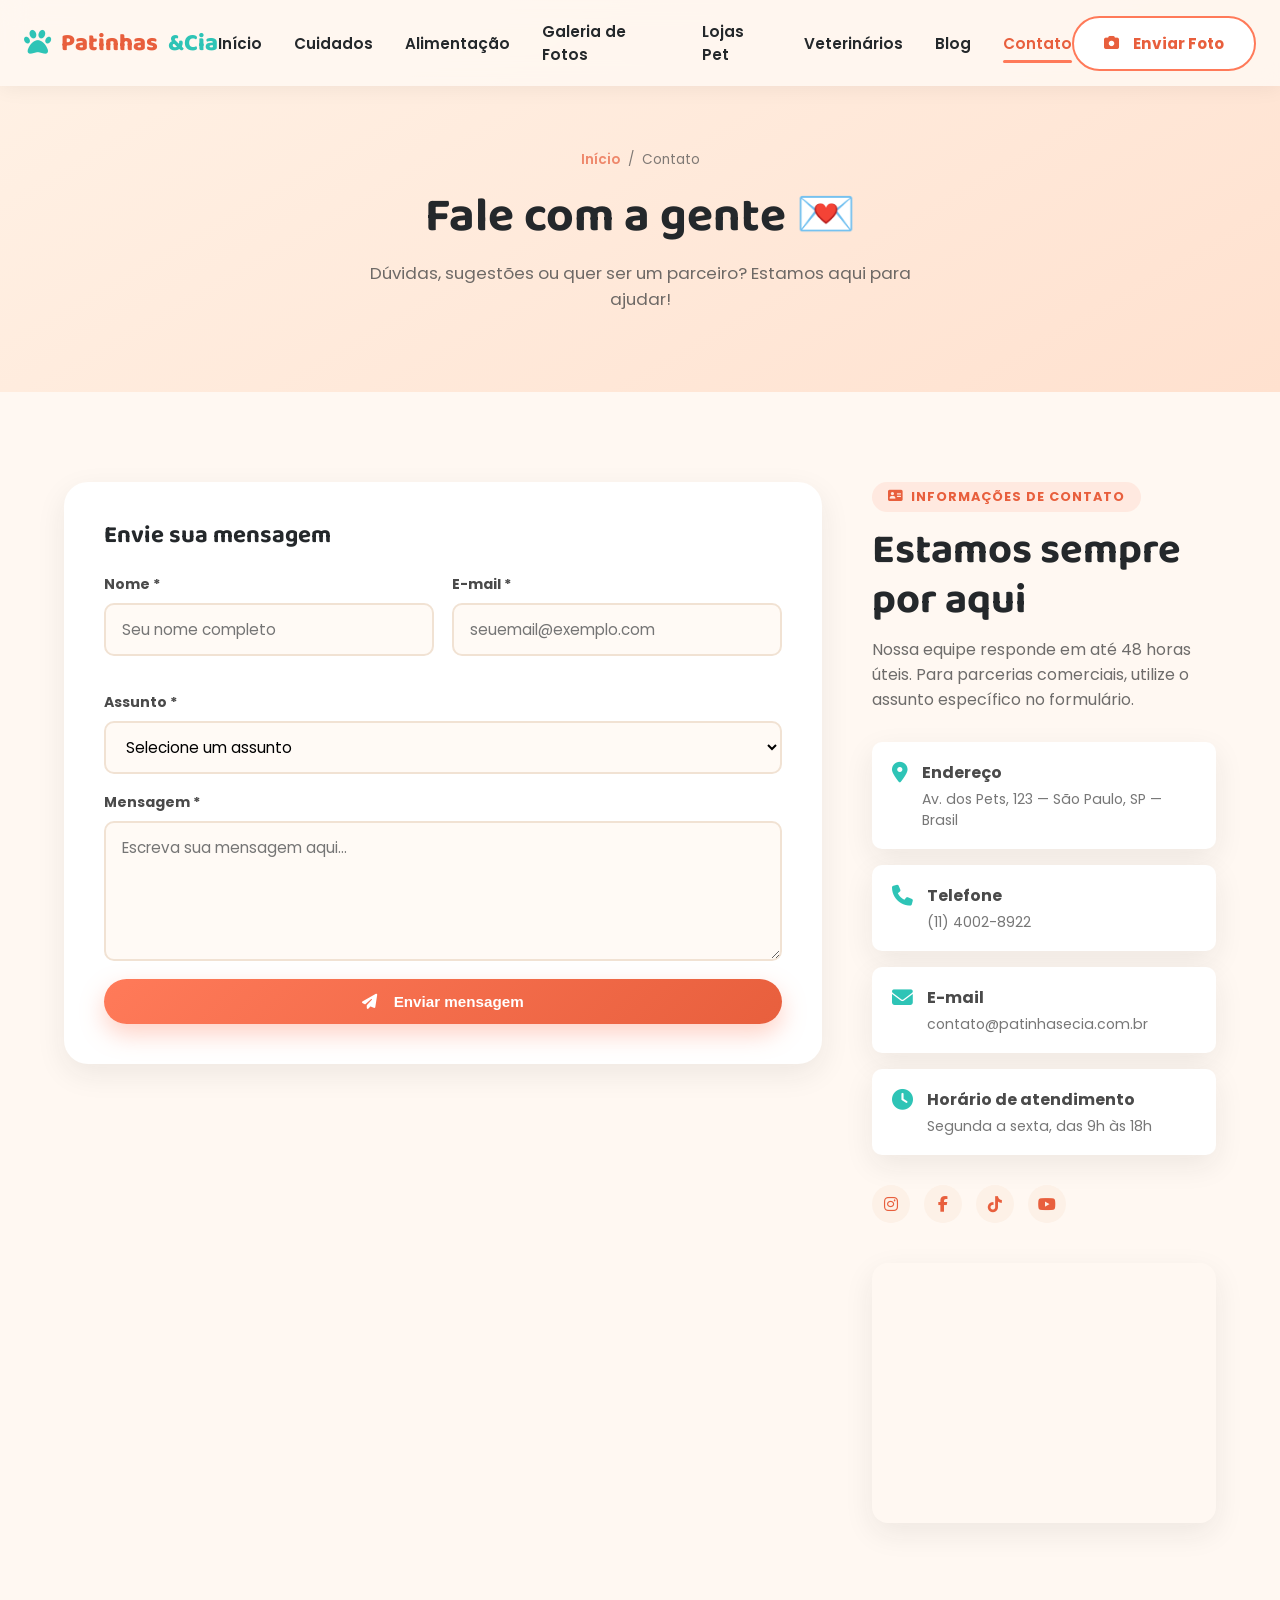
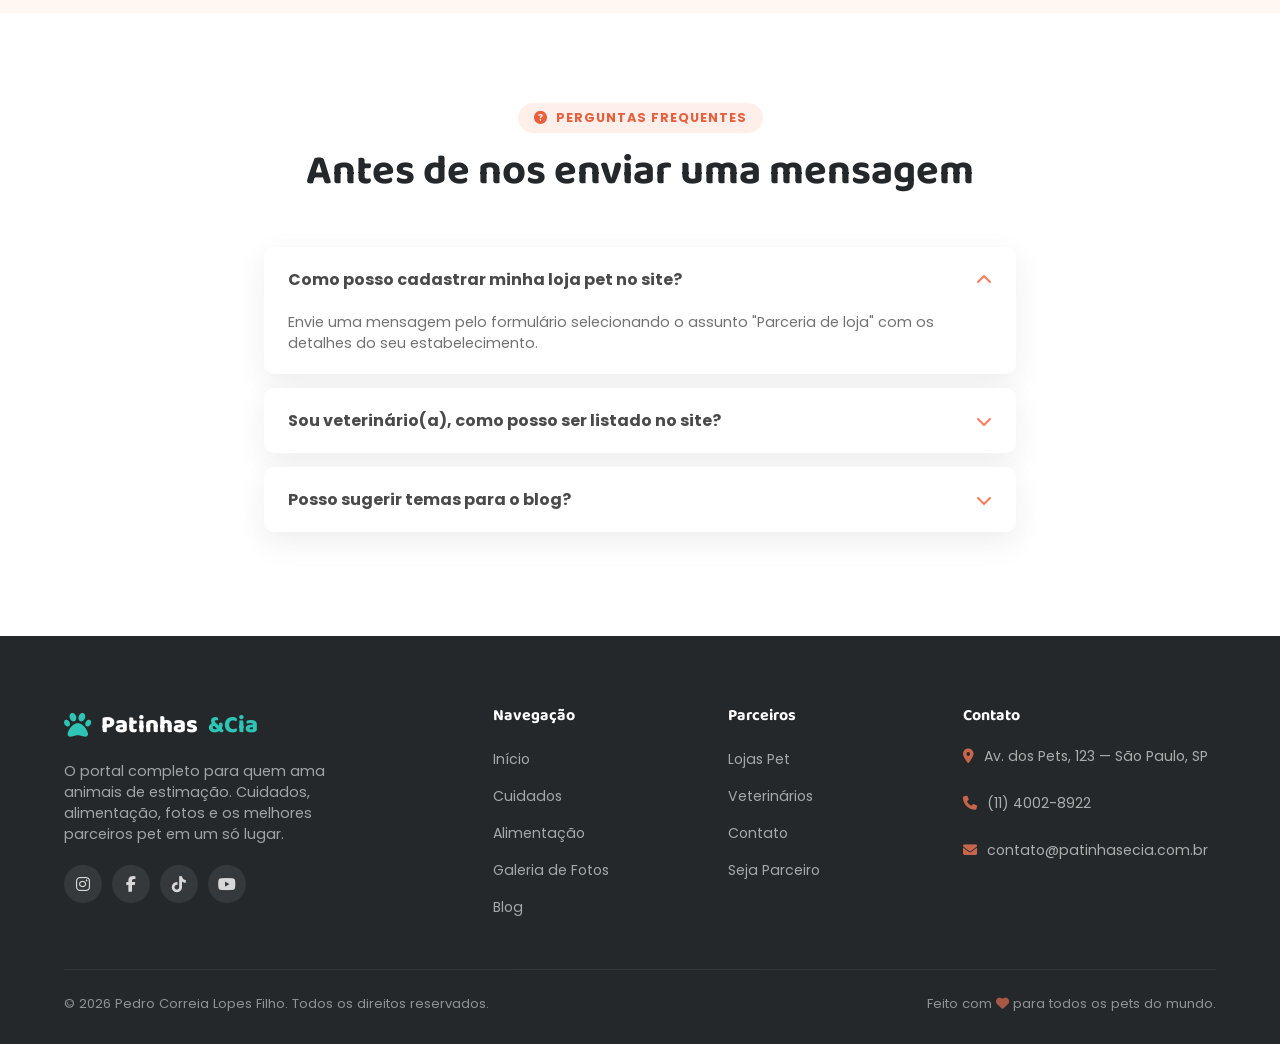
<file: contato.html>
<!DOCTYPE html>
<html lang="pt-BR">
<head>
<meta charset="UTF-8">
<meta name="viewport" content="width=device-width, initial-scale=1.0">
<title>Contato | Patinhas & Cia</title>
<meta name="description" content="Entre em contato com o Patinhas & Cia. Tire dúvidas, envie sugestões ou torne-se um parceiro.">
<link rel="icon" href="https://cdn-icons-png.flaticon.com/512/616/616408.png">
<link rel="preconnect" href="https://fonts.googleapis.com">
<link href="https://fonts.googleapis.com/css2?family=Baloo+2:wght@500;600;700;800&family=Poppins:wght@300;400;500;600;700;800&display=swap" rel="stylesheet">
<link rel="stylesheet" href="https://cdn.jsdelivr.net/npm/@fortawesome/fontawesome-free@6.4.0/css/all.min.css">
<link rel="stylesheet" href="css/style.css">
</head>
<body>

<header class="site-header">
  <div class="nav-wrapper">
    <a href="index.html" class="logo"><i class="fa-solid fa-paw"></i>Patinhas<span class="highlight">&Cia</span></a>
    <nav class="nav-links">
      <a href="index.html">Início</a>
      <a href="cuidados.html">Cuidados</a>
      <a href="alimentacao.html">Alimentação</a>
      <a href="galeria.html">Galeria de Fotos</a>
      <a href="lojas.html">Lojas Pet</a>
      <a href="veterinarios.html">Veterinários</a>
      <a href="blog.html">Blog</a>
      <a href="contato.html" class="active">Contato</a>
    </nav>
    <div class="nav-cta">
      <a href="galeria.html#upload" class="btn btn-secondary"><i class="fa-solid fa-camera"></i>&nbsp; Enviar Foto</a>
      <button class="hamburger" aria-label="Menu"><span></span><span></span><span></span></button>
    </div>
  </div>
</header>

<section class="page-hero">
  <div class="container">
    <div class="breadcrumb"><a href="index.html">Início</a> <span>/</span> <span>Contato</span></div>
    <h1>Fale com a gente 💌</h1>
    <p>Dúvidas, sugestões ou quer ser um parceiro? Estamos aqui para ajudar!</p>
  </div>
</section>

<section class="section">
  <div class="container">
    <div class="grid-2" style="align-items:flex-start; gap:50px;">
      <!-- FORM -->
      <div class="reveal">
        <div class="upload-panel" style="margin:0; max-width:none;">
          <h2 style="margin-bottom:24px;">Envie sua mensagem</h2>
          <form id="contact-form">
            <div class="form-row">
              <div class="form-group">
                <label for="c_name">Nome *</label>
                <input type="text" id="c_name" name="name" placeholder="Seu nome completo" required>
              </div>
              <div class="form-group">
                <label for="c_email">E-mail *</label>
                <input type="email" id="c_email" name="email" placeholder="seuemail@exemplo.com" required>
              </div>
            </div>
            <div class="form-group">
              <label for="c_subject">Assunto *</label>
              <select id="c_subject" name="subject" required>
                <option value="">Selecione um assunto</option>
                <option value="Dúvida geral">Dúvida geral</option>
                <option value="Sugestão de conteúdo">Sugestão de conteúdo</option>
                <option value="Parceria de loja">Parceria de loja</option>
                <option value="Parceria veterinária">Parceria veterinária</option>
                <option value="Outro">Outro</option>
              </select>
            </div>
            <div class="form-group">
              <label for="c_message">Mensagem *</label>
              <textarea id="c_message" name="message" placeholder="Escreva sua mensagem aqui..." required style="min-height:140px;"></textarea>
            </div>
            <button type="submit" class="btn btn-primary btn-block"><i class="fa-solid fa-paper-plane"></i>&nbsp; Enviar mensagem</button>
            <div class="form-message"></div>
          </form>
        </div>
      </div>

      <!-- INFO -->
      <div class="reveal">
        <span class="section-tag"><i class="fa-solid fa-address-card"></i> Informações de contato</span>
        <h2 class="section-title">Estamos sempre por aqui</h2>
        <p style="opacity:0.8; margin-bottom:30px;">Nossa equipe responde em até 48 horas úteis. Para parcerias comerciais, utilize o assunto específico no formulário.</p>

        <ul class="checklist" style="margin-bottom:30px;">
          <li><i class="fa-solid fa-location-dot"></i><div><strong>Endereço</strong><p>Av. dos Pets, 123 — São Paulo, SP — Brasil</p></div></li>
          <li><i class="fa-solid fa-phone"></i><div><strong>Telefone</strong><p>(11) 4002-8922</p></div></li>
          <li><i class="fa-solid fa-envelope"></i><div><strong>E-mail</strong><p>contato@patinhasecia.com.br</p></div></li>
          <li><i class="fa-solid fa-clock"></i><div><strong>Horário de atendimento</strong><p>Segunda a sexta, das 9h às 18h</p></div></li>
        </ul>

        <div class="footer-social" style="gap:14px;">
          <a href="#" style="background:#fdf1e7; color:var(--color-primary-dark);" aria-label="Instagram"><i class="fa-brands fa-instagram"></i></a>
          <a href="#" style="background:#fdf1e7; color:var(--color-primary-dark);" aria-label="Facebook"><i class="fa-brands fa-facebook-f"></i></a>
          <a href="#" style="background:#fdf1e7; color:var(--color-primary-dark);" aria-label="TikTok"><i class="fa-brands fa-tiktok"></i></a>
          <a href="#" style="background:#fdf1e7; color:var(--color-primary-dark);" aria-label="YouTube"><i class="fa-brands fa-youtube"></i></a>
        </div>

        <div class="map-embed mt-40" style="height:260px;">
          <iframe src="https://www.openstreetmap.org/export/embed.html?bbox=-46.6600%2C-23.5700%2C-46.6300%2C-23.5500&layer=mapnik" loading="lazy"></iframe>
        </div>
      </div>
    </div>
  </div>
</section>

<!-- FAQ RÁPIDO -->
<section class="section section-alt">
  <div class="container" style="max-width:800px;">
    <div class="section-header reveal">
      <span class="section-tag"><i class="fa-solid fa-circle-question"></i> Perguntas Frequentes</span>
      <h2 class="section-title">Antes de nos enviar uma mensagem</h2>
    </div>
    <div class="accordion reveal">
      <div class="accordion-item open">
        <div class="accordion-header">Como posso cadastrar minha loja pet no site? <i class="fa-solid fa-chevron-down"></i></div>
        <div class="accordion-body" style="max-height:200px;"><p>Envie uma mensagem pelo formulário selecionando o assunto "Parceria de loja" com os detalhes do seu estabelecimento.</p></div>
      </div>
      <div class="accordion-item">
        <div class="accordion-header">Sou veterinário(a), como posso ser listado no site? <i class="fa-solid fa-chevron-down"></i></div>
        <div class="accordion-body"><p>Selecione o assunto "Parceria veterinária" no formulário de contato e nossa equipe entrará em contato com os próximos passos.</p></div>
      </div>
      <div class="accordion-item">
        <div class="accordion-header">Posso sugerir temas para o blog? <i class="fa-solid fa-chevron-down"></i></div>
        <div class="accordion-body"><p>Sim! Adoramos sugestões da comunidade. Use o assunto "Sugestão de conteúdo" e conte sua ideia.</p></div>
      </div>
    </div>
  </div>
</section>

<footer class="site-footer" id="footer-include"></footer>
<button class="back-to-top" aria-label="Voltar ao topo"><i class="fa-solid fa-arrow-up"></i></button>

<script src="js/main.js"></script>
<script src="js/footer.js"></script>
</body>
</html>
</file>
<file: css/style.css>
/* =========================================================
   PATINHAS & CIA — Estilo Principal
   ========================================================= */

:root {
  --color-primary: #ff7a59;      /* coral quente */
  --color-primary-dark: #e85f3d;
  --color-secondary: #2ec4b6;    /* turquesa */
  --color-accent: #ffc857;       /* amarelo mostarda */
  --color-purple: #7b6ef6;
  --color-dark: #24282b;
  --color-text: #4a4a4a;
  --color-light-bg: #fff8f2;
  --color-card-bg: #ffffff;
  --radius-lg: 24px;
  --radius-md: 16px;
  --radius-sm: 10px;
  --shadow-soft: 0 10px 30px rgba(36, 40, 43, 0.08);
  --shadow-hover: 0 16px 40px rgba(36, 40, 43, 0.16);
  --font-heading: 'Baloo 2', 'Poppins', sans-serif;
  --font-body: 'Poppins', sans-serif;
}

* { margin: 0; padding: 0; box-sizing: border-box; }

html { scroll-behavior: smooth; }

body {
  font-family: var(--font-body);
  color: var(--color-text);
  background: var(--color-light-bg);
  overflow-x: hidden;
}

img { max-width: 100%; display: block; }

a { text-decoration: none; color: inherit; }

ul { list-style: none; }

.container {
  width: 100%;
  max-width: 1200px;
  margin: 0 auto;
  padding: 0 24px;
}

h1, h2, h3, h4 {
  font-family: var(--font-heading);
  color: var(--color-dark);
  line-height: 1.2;
}

.section-tag {
  display: inline-flex;
  align-items: center;
  gap: 8px;
  background: rgba(255, 122, 89, 0.12);
  color: var(--color-primary-dark);
  font-weight: 700;
  font-size: 0.8rem;
  letter-spacing: 1px;
  text-transform: uppercase;
  padding: 6px 16px;
  border-radius: 30px;
  margin-bottom: 14px;
}

.section-title {
  font-size: clamp(1.8rem, 3.5vw, 2.6rem);
  margin-bottom: 12px;
}

.section-subtitle {
  color: var(--color-text);
  font-size: 1.05rem;
  max-width: 640px;
  margin-bottom: 40px;
  opacity: 0.85;
}

.section-header {
  text-align: center;
  max-width: 720px;
  margin: 0 auto 50px;
}

.section-header .section-subtitle { margin-left: auto; margin-right: auto; }

/* ---------- Buttons ---------- */
.btn {
  display: inline-flex;
  align-items: center;
  justify-content: center;
  gap: 8px;
  padding: 14px 30px;
  border-radius: 50px;
  font-weight: 700;
  font-size: 0.95rem;
  cursor: pointer;
  border: none;
  transition: all 0.3s ease;
  white-space: nowrap;
}

.btn-primary {
  background: linear-gradient(135deg, var(--color-primary), var(--color-primary-dark));
  color: #fff;
  box-shadow: 0 10px 24px rgba(255, 122, 89, 0.35);
}
.btn-primary:hover { transform: translateY(-3px); box-shadow: 0 16px 30px rgba(255, 122, 89, 0.45); }

.btn-secondary {
  background: #fff;
  color: var(--color-primary-dark);
  border: 2px solid var(--color-primary);
}
.btn-secondary:hover { background: var(--color-primary); color: #fff; transform: translateY(-3px); }

.btn-outline-light {
  background: transparent;
  color: #fff;
  border: 2px solid rgba(255,255,255,0.8);
}
.btn-outline-light:hover { background: #fff; color: var(--color-primary-dark); }

.btn-block { width: 100%; }

/* =========================================================
   HEADER / NAV
   ========================================================= */
.site-header {
  position: fixed;
  top: 0;
  left: 0;
  right: 0;
  z-index: 1000;
  background: rgba(255, 248, 242, 0.85);
  backdrop-filter: blur(12px);
  box-shadow: 0 2px 20px rgba(0,0,0,0.06);
  transition: background 0.3s ease;
}

.nav-wrapper {
  display: flex;
  align-items: center;
  justify-content: space-between;
  padding: 14px 24px;
  max-width: 1280px;
  margin: 0 auto;
}

.logo {
  display: flex;
  align-items: center;
  gap: 10px;
  font-family: var(--font-heading);
  font-size: 1.5rem;
  font-weight: 800;
  color: var(--color-primary-dark);
}
.logo i { font-size: 1.7rem; color: var(--color-secondary); }
.logo span.highlight { color: var(--color-secondary); }

.nav-links {
  display: flex;
  align-items: center;
  gap: 32px;
}

.nav-links a {
  font-weight: 600;
  font-size: 0.95rem;
  color: var(--color-dark);
  position: relative;
  padding: 6px 0;
  transition: color 0.25s ease;
}
.nav-links a::after {
  content: '';
  position: absolute;
  left: 0;
  bottom: -2px;
  width: 0;
  height: 3px;
  background: var(--color-primary);
  border-radius: 3px;
  transition: width 0.3s ease;
}
.nav-links a:hover, .nav-links a.active { color: var(--color-primary-dark); }
.nav-links a:hover::after, .nav-links a.active::after { width: 100%; }

.nav-cta { display: flex; align-items: center; gap: 14px; }

.hamburger {
  display: none;
  flex-direction: column;
  gap: 5px;
  cursor: pointer;
  background: none;
  border: none;
}
.hamburger span {
  width: 26px;
  height: 3px;
  background: var(--color-dark);
  border-radius: 3px;
  transition: all 0.3s ease;
}

@media (max-width: 960px) {
  .nav-links {
    position: fixed;
    top: 70px;
    right: 0;
    left: 0;
    background: #fff;
    flex-direction: column;
    align-items: flex-start;
    padding: 24px;
    gap: 18px;
    box-shadow: 0 12px 24px rgba(0,0,0,0.08);
    transform: translateY(-120%);
    opacity: 0;
    transition: all 0.35s ease;
    pointer-events: none;
  }
  .nav-links.open { transform: translateY(0); opacity: 1; pointer-events: all; }
  .hamburger { display: flex; }
  .nav-cta .btn-secondary { display: none; }
}

/* =========================================================
   HERO
   ========================================================= */
.hero {
  position: relative;
  min-height: 100vh;
  display: flex;
  align-items: center;
  padding-top: 100px;
  overflow: hidden;
  background: linear-gradient(160deg, #fff2e6 0%, #ffe8da 45%, #ffd9c7 100%);
}

.hero-blob {
  position: absolute;
  border-radius: 50%;
  filter: blur(2px);
  opacity: 0.5;
  z-index: 0;
}
.hero-blob.b1 { width: 420px; height: 420px; background: var(--color-accent); top: -120px; right: -100px; opacity: 0.35;}
.hero-blob.b2 { width: 300px; height: 300px; background: var(--color-secondary); bottom: -80px; left: -80px; opacity: 0.25;}

.hero-content {
  position: relative;
  z-index: 2;
  display: grid;
  grid-template-columns: 1.1fr 1fr;
  gap: 40px;
  align-items: center;
  max-width: 1280px;
  margin: 0 auto;
  padding: 40px 24px 80px;
}

.hero-text .eyebrow {
  display: inline-flex;
  align-items: center;
  gap: 8px;
  background: #fff;
  padding: 8px 18px;
  border-radius: 40px;
  font-weight: 700;
  font-size: 0.85rem;
  color: var(--color-primary-dark);
  box-shadow: var(--shadow-soft);
  margin-bottom: 22px;
}

.hero-text h1 {
  font-size: clamp(2.4rem, 5vw, 3.8rem);
  margin-bottom: 20px;
}
.hero-text h1 .accent { color: var(--color-primary); }
.hero-text h1 .accent2 { color: var(--color-secondary); }

.hero-text p {
  font-size: 1.1rem;
  color: var(--color-text);
  max-width: 520px;
  margin-bottom: 32px;
}

.hero-actions { display: flex; gap: 16px; flex-wrap: wrap; margin-bottom: 40px; }

.hero-stats {
  display: flex;
  gap: 32px;
  flex-wrap: wrap;
}
.hero-stats .stat strong {
  font-family: var(--font-heading);
  font-size: 1.8rem;
  color: var(--color-primary-dark);
  display: block;
}
.hero-stats .stat span { font-size: 0.85rem; color: var(--color-text); }

.hero-visual {
  position: relative;
  display: grid;
  grid-template-columns: 1fr 1fr;
  gap: 18px;
}
.hero-visual img {
  border-radius: var(--radius-lg);
  box-shadow: var(--shadow-soft);
  width: 100%;
  height: 100%;
  object-fit: cover;
}
.hero-visual .img-a { grid-row: span 2; height: 100%; aspect-ratio: 3/4.4; }
.hero-visual .img-b { aspect-ratio: 4/3; }
.hero-visual .img-c { aspect-ratio: 4/3; }

.floating-badge {
  position: absolute;
  background: #fff;
  padding: 12px 18px;
  border-radius: var(--radius-md);
  box-shadow: var(--shadow-hover);
  display: flex;
  align-items: center;
  gap: 10px;
  font-weight: 700;
  font-size: 0.85rem;
  animation: floaty 4s ease-in-out infinite;
  z-index: 3;
}
.floating-badge i { color: var(--color-primary); font-size: 1.3rem; }
.floating-badge.badge-1 { top: -20px; left: -20px; }
.floating-badge.badge-2 { bottom: -20px; right: -10px; animation-delay: 1.5s; }

@keyframes floaty {
  0%, 100% { transform: translateY(0); }
  50% { transform: translateY(-12px); }
}

@media (max-width: 900px) {
  .hero-content { grid-template-columns: 1fr; text-align: center; }
  .hero-text p { margin-left: auto; margin-right: auto; }
  .hero-actions, .hero-stats { justify-content: center; }
  .hero-visual { margin-top: 40px; }
}

/* =========================================================
   MARQUEE / PARTNERS
   ========================================================= */
.marquee-section { background: #fff; padding: 28px 0; border-top: 1px solid #f1e7dd; border-bottom: 1px solid #f1e7dd; overflow: hidden; }
.marquee-track {
  display: flex;
  gap: 60px;
  width: max-content;
  animation: scrollMarquee 24s linear infinite;
}
.marquee-track span {
  font-weight: 700;
  font-size: 1.1rem;
  color: var(--color-dark);
  opacity: 0.5;
  display: flex;
  align-items: center;
  gap: 10px;
  white-space: nowrap;
}
.marquee-track span i { color: var(--color-primary); }
@keyframes scrollMarquee {
  from { transform: translateX(0); }
  to { transform: translateX(-50%); }
}

/* =========================================================
   GENERIC SECTIONS
   ========================================================= */
.section { padding: 90px 0; }
.section-alt { background: #fff; }
.section-dark {
  background: linear-gradient(135deg, #2a2d34, #1e2024);
  color: #f2f2f2;
}
.section-dark h2, .section-dark h3 { color: #fff; }

/* ---------- Cards Grid ---------- */
.grid-3 { display: grid; grid-template-columns: repeat(3, 1fr); gap: 28px; }
.grid-4 { display: grid; grid-template-columns: repeat(4, 1fr); gap: 24px; }
.grid-2 { display: grid; grid-template-columns: repeat(2, 1fr); gap: 28px; }

@media (max-width: 960px) {
  .grid-3 { grid-template-columns: repeat(2, 1fr); }
  .grid-4 { grid-template-columns: repeat(2, 1fr); }
}
@media (max-width: 640px) {
  .grid-3, .grid-4, .grid-2 { grid-template-columns: 1fr; }
}

/* ---------- Feature Card ---------- */
.feature-card {
  background: var(--color-card-bg);
  border-radius: var(--radius-md);
  padding: 32px 28px;
  box-shadow: var(--shadow-soft);
  transition: all 0.3s ease;
  border: 1px solid #f5ece2;
}
.feature-card:hover { transform: translateY(-8px); box-shadow: var(--shadow-hover); }
.feature-icon {
  width: 60px;
  height: 60px;
  border-radius: 18px;
  display: flex;
  align-items: center;
  justify-content: center;
  font-size: 1.6rem;
  color: #fff;
  margin-bottom: 20px;
}
.feature-card h3 { font-size: 1.2rem; margin-bottom: 10px; }
.feature-card p { font-size: 0.92rem; opacity: 0.8; }

.icon-bg-1 { background: linear-gradient(135deg, #ff9a76, #ff7a59); }
.icon-bg-2 { background: linear-gradient(135deg, #4fd3c4, #2ec4b6); }
.icon-bg-3 { background: linear-gradient(135deg, #ffd873, #ffc857); }
.icon-bg-4 { background: linear-gradient(135deg, #a29bfe, #7b6ef6); }

/* ---------- Article / Blog Card ---------- */
.article-card {
  background: #fff;
  border-radius: var(--radius-md);
  overflow: hidden;
  box-shadow: var(--shadow-soft);
  transition: all 0.3s ease;
  display: flex;
  flex-direction: column;
}
.article-card:hover { transform: translateY(-8px); box-shadow: var(--shadow-hover); }
.article-img { position: relative; height: 210px; overflow: hidden; }
.article-img img { width: 100%; height: 100%; object-fit: cover; transition: transform 0.5s ease; }
.article-card:hover .article-img img { transform: scale(1.08); }
.article-category {
  position: absolute;
  top: 14px;
  left: 14px;
  background: rgba(255,255,255,0.92);
  color: var(--color-primary-dark);
  font-size: 0.75rem;
  font-weight: 700;
  padding: 5px 14px;
  border-radius: 20px;
  text-transform: uppercase;
}
.article-body { padding: 22px 22px 26px; flex: 1; display: flex; flex-direction: column; }
.article-meta { font-size: 0.78rem; opacity: 0.6; margin-bottom: 10px; display: flex; gap: 14px; }
.article-body h3 { font-size: 1.12rem; margin-bottom: 10px; }
.article-body p { font-size: 0.9rem; opacity: 0.75; flex: 1; margin-bottom: 16px; }
.article-link { font-weight: 700; color: var(--color-primary-dark); font-size: 0.88rem; display: inline-flex; align-items: center; gap: 6px; }
.article-link i { transition: transform 0.25s ease; }
.article-card:hover .article-link i { transform: translateX(4px); }

/* ---------- Tabs (Dicas / Cuidados) ---------- */
.tabs-nav {
  display: flex;
  justify-content: center;
  gap: 10px;
  flex-wrap: wrap;
  margin-bottom: 44px;
}
.tab-btn {
  padding: 12px 26px;
  border-radius: 40px;
  background: #fff;
  border: 2px solid #f1e2d3;
  font-weight: 700;
  font-size: 0.9rem;
  cursor: pointer;
  color: var(--color-dark);
  transition: all 0.25s ease;
}
.tab-btn.active, .tab-btn:hover {
  background: var(--color-primary);
  border-color: var(--color-primary);
  color: #fff;
}
.tab-panel { display: none; }
.tab-panel.active { display: block; animation: fadeInUp 0.4s ease; }

@keyframes fadeInUp {
  from { opacity: 0; transform: translateY(16px); }
  to { opacity: 1; transform: translateY(0); }
}

/* ---------- Checklist ---------- */
.checklist { display: flex; flex-direction: column; gap: 16px; }
.checklist li {
  display: flex;
  align-items: flex-start;
  gap: 14px;
  background: #fff;
  padding: 18px 20px;
  border-radius: var(--radius-sm);
  box-shadow: var(--shadow-soft);
}
.checklist li i { color: var(--color-secondary); font-size: 1.3rem; margin-top: 2px; }
.checklist li strong { display: block; margin-bottom: 4px; }
.checklist li p { font-size: 0.88rem; opacity: 0.75; margin: 0; }

/* ---------- Store / Vet Card ---------- */
.store-card {
  background: #fff;
  border-radius: var(--radius-md);
  overflow: hidden;
  box-shadow: var(--shadow-soft);
  transition: all 0.3s ease;
}
.store-card:hover { transform: translateY(-6px); box-shadow: var(--shadow-hover); }
.store-img { height: 170px; overflow: hidden; position: relative; }
.store-img img { width: 100%; height: 100%; object-fit: cover; }
.store-badge {
  position: absolute;
  top: 12px;
  right: 12px;
  background: var(--color-secondary);
  color: #fff;
  font-size: 0.72rem;
  font-weight: 700;
  padding: 4px 12px;
  border-radius: 20px;
}
.store-body { padding: 22px; }
.store-body h3 { font-size: 1.1rem; margin-bottom: 6px; }
.store-rating { display: flex; align-items: center; gap: 6px; margin-bottom: 12px; color: var(--color-accent); font-size: 0.9rem; }
.store-rating span { color: var(--color-text); opacity: 0.7; font-size: 0.82rem; margin-left: 4px; }
.store-tags { display: flex; flex-wrap: wrap; gap: 8px; margin-bottom: 16px; }
.store-tags span { background: #fdf1e7; color: var(--color-primary-dark); font-size: 0.75rem; font-weight: 600; padding: 4px 12px; border-radius: 14px; }
.store-body p.desc { font-size: 0.87rem; opacity: 0.75; margin-bottom: 16px; }
.store-footer { display: flex; align-items: center; justify-content: space-between; }
.store-footer a { font-weight: 700; color: var(--color-primary-dark); font-size: 0.85rem; }

/* ---------- Gallery ---------- */
.filter-bar {
  display: flex;
  justify-content: center;
  gap: 10px;
  flex-wrap: wrap;
  margin-bottom: 40px;
}
.filter-btn {
  padding: 10px 22px;
  border-radius: 30px;
  border: 2px solid #f1e2d3;
  background: #fff;
  font-weight: 700;
  font-size: 0.85rem;
  cursor: pointer;
  transition: all 0.25s ease;
}
.filter-btn.active, .filter-btn:hover { background: var(--color-secondary); border-color: var(--color-secondary); color: #fff; }

.gallery-grid {
  display: grid;
  grid-template-columns: repeat(4, 1fr);
  gap: 20px;
}
@media (max-width: 960px) { .gallery-grid { grid-template-columns: repeat(3, 1fr); } }
@media (max-width: 640px) { .gallery-grid { grid-template-columns: repeat(2, 1fr); } }

.gallery-item {
  position: relative;
  border-radius: var(--radius-md);
  overflow: hidden;
  box-shadow: var(--shadow-soft);
  cursor: pointer;
  aspect-ratio: 1/1;
}
.gallery-item img { width: 100%; height: 100%; object-fit: cover; transition: transform 0.5s ease; }
.gallery-item:hover img { transform: scale(1.1); }
.gallery-overlay {
  position: absolute;
  inset: 0;
  background: linear-gradient(to top, rgba(0,0,0,0.75), transparent 55%);
  display: flex;
  flex-direction: column;
  justify-content: flex-end;
  padding: 16px;
  opacity: 0;
  transition: opacity 0.3s ease;
  color: #fff;
}
.gallery-item:hover .gallery-overlay { opacity: 1; }
.gallery-overlay h4 { color: #fff; font-size: 1rem; margin-bottom: 2px; }
.gallery-overlay p { font-size: 0.78rem; opacity: 0.9; margin: 0; }
.gallery-likes { display: flex; align-items: center; gap: 6px; margin-top: 8px; font-size: 0.8rem; }
.gallery-likes i { color: var(--color-primary); }
.gallery-species-tag {
  position: absolute;
  top: 10px;
  left: 10px;
  background: rgba(255,255,255,0.9);
  color: var(--color-primary-dark);
  font-size: 0.7rem;
  font-weight: 700;
  padding: 4px 10px;
  border-radius: 14px;
  z-index: 2;
}

/* ---------- Upload Form (Photo submission) ---------- */
.upload-panel {
  background: #fff;
  border-radius: var(--radius-lg);
  padding: 40px;
  box-shadow: var(--shadow-soft);
  max-width: 700px;
  margin: 0 auto;
}
.form-row { display: grid; grid-template-columns: 1fr 1fr; gap: 18px; margin-bottom: 18px; }
@media (max-width: 640px) { .form-row { grid-template-columns: 1fr; } }
.form-group { margin-bottom: 18px; display: flex; flex-direction: column; gap: 8px; }
.form-group label { font-weight: 700; font-size: 0.88rem; }
.form-group input, .form-group select, .form-group textarea {
  padding: 13px 16px;
  border-radius: var(--radius-sm);
  border: 2px solid #f1e2d3;
  font-family: var(--font-body);
  font-size: 0.95rem;
  background: #fffaf5;
  transition: border-color 0.25s ease;
}
.form-group input:focus, .form-group select:focus, .form-group textarea:focus {
  outline: none;
  border-color: var(--color-primary);
}
.form-group textarea { resize: vertical; min-height: 100px; }

.form-message { margin-top: 16px; font-weight: 600; font-size: 0.9rem; display: none; }
.form-message.success { color: #1ca97c; display: block; }
.form-message.error { color: #d64545; display: block; }

/* ---------- Testimonials ---------- */
.testimonial-card {
  background: #fff;
  border-radius: var(--radius-md);
  padding: 30px;
  box-shadow: var(--shadow-soft);
  position: relative;
}
.testimonial-card .quote-icon { font-size: 1.8rem; color: var(--color-accent); margin-bottom: 14px; }
.testimonial-card p.text { font-size: 0.95rem; opacity: 0.85; margin-bottom: 20px; }
.testimonial-author { display: flex; align-items: center; gap: 12px; }
.testimonial-author img { width: 46px; height: 46px; border-radius: 50%; object-fit: cover; }
.testimonial-author strong { display: block; font-size: 0.9rem; }
.testimonial-author span { font-size: 0.78rem; opacity: 0.6; }
.testimonial-stars { color: var(--color-accent); margin-bottom: 10px; font-size: 0.85rem; }

/* ---------- Newsletter CTA ---------- */
.newsletter-section {
  background: linear-gradient(135deg, var(--color-secondary), #1fa79a);
  border-radius: var(--radius-lg);
  padding: 60px;
  display: flex;
  align-items: center;
  justify-content: space-between;
  gap: 40px;
  color: #fff;
  position: relative;
  overflow: hidden;
}
.newsletter-section::before {
  content: '';
  position: absolute;
  width: 260px; height: 260px;
  background: rgba(255,255,255,0.08);
  border-radius: 50%;
  top: -100px; right: -60px;
}
.newsletter-text h2 { color: #fff; margin-bottom: 10px; }
.newsletter-text p { opacity: 0.92; max-width: 420px; }
.newsletter-form { display: flex; gap: 10px; flex-shrink: 0; }
.newsletter-form input {
  padding: 14px 20px;
  border-radius: 40px;
  border: none;
  min-width: 260px;
  font-family: var(--font-body);
}
.newsletter-form input:focus { outline: none; }
@media (max-width: 900px) {
  .newsletter-section { flex-direction: column; text-align: center; padding: 40px 28px; }
  .newsletter-form { flex-direction: column; width: 100%; }
  .newsletter-form input { min-width: unset; width: 100%; }
}

/* =========================================================
   FOOTER
   ========================================================= */
.site-footer {
  background: var(--color-dark);
  color: #d8d8d8;
  padding: 70px 0 30px;
}
.footer-grid {
  display: grid;
  grid-template-columns: 2fr 1fr 1fr 1.3fr;
  gap: 40px;
  margin-bottom: 50px;
}
@media (max-width: 900px) { .footer-grid { grid-template-columns: 1fr 1fr; } }
@media (max-width: 560px) { .footer-grid { grid-template-columns: 1fr; } }

.footer-brand .logo { color: #fff; margin-bottom: 16px; }
.footer-brand p { font-size: 0.9rem; opacity: 0.7; max-width: 300px; margin-bottom: 20px; }
.footer-social { display: flex; gap: 10px; }
.footer-social a {
  width: 38px; height: 38px;
  border-radius: 50%;
  background: rgba(255,255,255,0.08);
  display: flex; align-items: center; justify-content: center;
  transition: all 0.25s ease;
}
.footer-social a:hover { background: var(--color-primary); transform: translateY(-3px); }

.footer-col h4 { color: #fff; font-size: 1rem; margin-bottom: 20px; }
.footer-col ul { display: flex; flex-direction: column; gap: 12px; }
.footer-col ul a { font-size: 0.88rem; opacity: 0.72; transition: opacity 0.2s ease, color 0.2s ease; }
.footer-col ul a:hover { opacity: 1; color: var(--color-primary); }

.footer-contact li { display: flex; align-items: flex-start; gap: 10px; font-size: 0.88rem; opacity: 0.75; margin-bottom: 14px; }
.footer-contact li i { color: var(--color-primary); margin-top: 3px; }

.footer-bottom {
  border-top: 1px solid rgba(255,255,255,0.1);
  padding-top: 24px;
  display: flex;
  justify-content: space-between;
  flex-wrap: wrap;
  gap: 10px;
  font-size: 0.82rem;
  opacity: 0.6;
}

/* =========================================================
   PAGE HEADER (sub-pages)
   ========================================================= */
.page-hero {
  padding: 150px 0 80px;
  background: linear-gradient(150deg, #fff2e6, #ffe1cf);
  text-align: center;
  position: relative;
  overflow: hidden;
}
.page-hero h1 { font-size: clamp(2.2rem, 4vw, 3rem); margin-bottom: 14px; }
.page-hero p { max-width: 600px; margin: 0 auto; opacity: 0.8; font-size: 1.05rem; }
.breadcrumb { display: flex; justify-content: center; gap: 8px; margin-bottom: 18px; font-size: 0.85rem; opacity: 0.7; }
.breadcrumb a { color: var(--color-primary-dark); font-weight: 600; }

/* =========================================================
   UTILITIES
   ========================================================= */
.text-center { text-align: center; }
.mt-40 { margin-top: 40px; }
.mb-0 { margin-bottom: 0 !important; }
.flex-center { display: flex; align-items: center; justify-content: center; }

.reveal { opacity: 0; transform: translateY(30px); transition: all 0.7s ease; }
.reveal.visible { opacity: 1; transform: translateY(0); }

.back-to-top {
  position: fixed;
  bottom: 28px;
  right: 28px;
  width: 50px;
  height: 50px;
  border-radius: 50%;
  background: var(--color-primary);
  color: #fff;
  display: flex;
  align-items: center;
  justify-content: center;
  box-shadow: var(--shadow-hover);
  cursor: pointer;
  opacity: 0;
  pointer-events: none;
  transition: all 0.3s ease;
  z-index: 900;
  border: none;
  font-size: 1.1rem;
}
.back-to-top.show { opacity: 1; pointer-events: all; }

/* Loading skeleton for gallery */
.skeleton {
  background: linear-gradient(90deg, #f0e6db 25%, #f7efe6 37%, #f0e6db 63%);
  background-size: 400% 100%;
  animation: skeletonLoad 1.4s ease infinite;
  border-radius: var(--radius-md);
  aspect-ratio: 1/1;
}
@keyframes skeletonLoad {
  0% { background-position: 100% 50%; }
  100% { background-position: 0 50%; }
}

/* Modal */
.modal-overlay {
  position: fixed;
  inset: 0;
  background: rgba(20, 20, 20, 0.75);
  display: flex;
  align-items: center;
  justify-content: center;
  z-index: 2000;
  opacity: 0;
  pointer-events: none;
  transition: opacity 0.3s ease;
  padding: 20px;
}
.modal-overlay.open { opacity: 1; pointer-events: all; }
.modal-box {
  background: #fff;
  border-radius: var(--radius-lg);
  max-width: 780px;
  width: 100%;
  max-height: 90vh;
  overflow: auto;
  display: grid;
  grid-template-columns: 1.1fr 1fr;
  position: relative;
  transform: scale(0.92);
  transition: transform 0.3s ease;
}
.modal-overlay.open .modal-box { transform: scale(1); }
.modal-box img { width: 100%; height: 100%; object-fit: cover; }
.modal-info { padding: 34px; display: flex; flex-direction: column; }
.modal-close {
  position: absolute;
  top: 16px; right: 16px;
  width: 38px; height: 38px;
  border-radius: 50%;
  background: rgba(0,0,0,0.5);
  color: #fff;
  border: none;
  cursor: pointer;
  font-size: 1.1rem;
  z-index: 5;
}
@media (max-width: 640px) { .modal-box { grid-template-columns: 1fr; } .modal-box img { height: 260px; } }

/* Accordion (FAQ) */
.accordion-item {
  background: #fff;
  border-radius: var(--radius-sm);
  box-shadow: var(--shadow-soft);
  margin-bottom: 14px;
  overflow: hidden;
}
.accordion-header {
  display: flex;
  align-items: center;
  justify-content: space-between;
  padding: 20px 24px;
  cursor: pointer;
  font-weight: 700;
}
.accordion-header i { transition: transform 0.3s ease; color: var(--color-primary); }
.accordion-item.open .accordion-header i { transform: rotate(180deg); }
.accordion-body { max-height: 0; overflow: hidden; transition: max-height 0.35s ease; padding: 0 24px; }
.accordion-item.open .accordion-body { padding-bottom: 20px; }
.accordion-body p { font-size: 0.9rem; opacity: 0.78; }

/* Map placeholder */
.map-embed { border-radius: var(--radius-md); overflow: hidden; box-shadow: var(--shadow-soft); }
.map-embed iframe { width: 100%; height: 100%; border: 0; display: block; }
</file>
